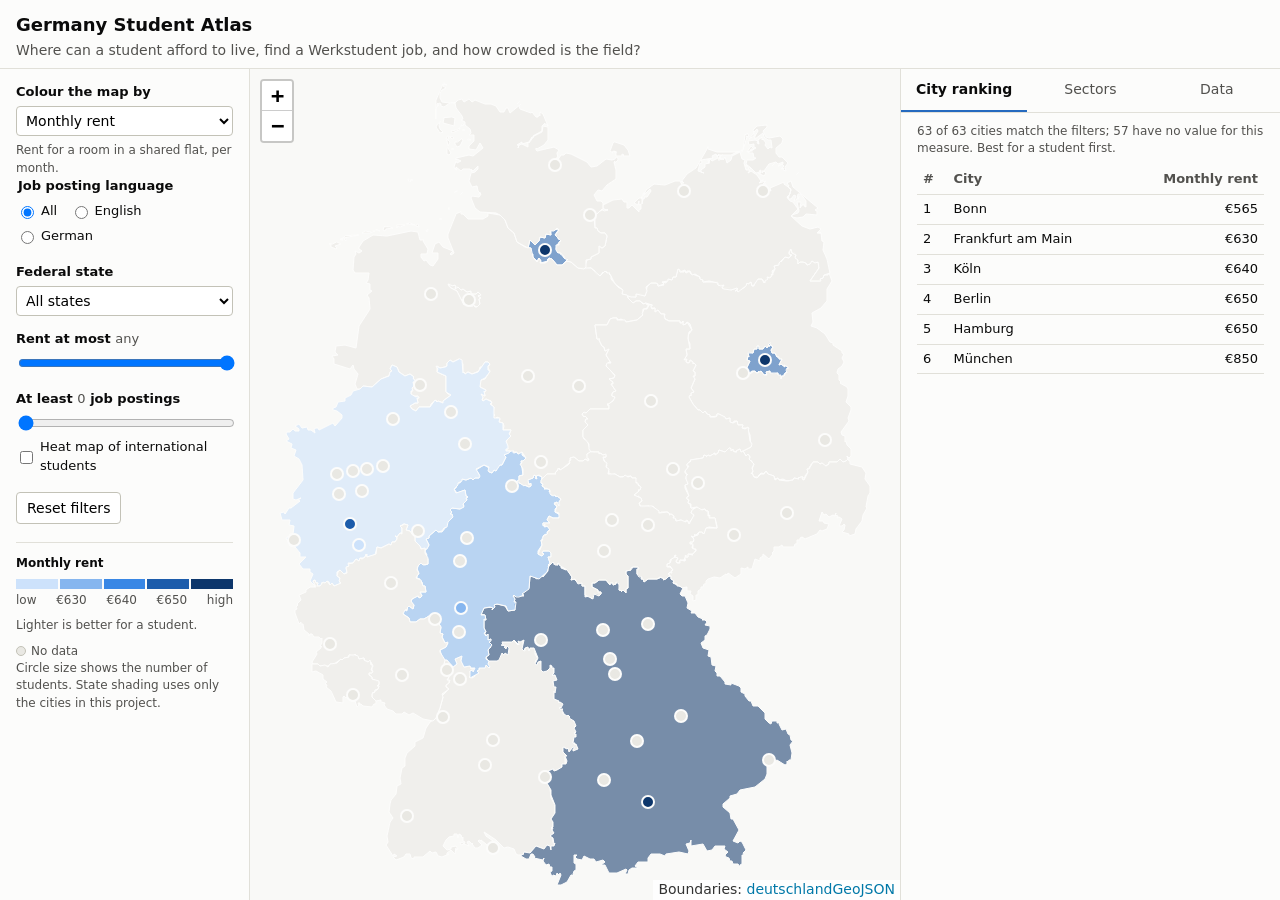
<file: docs/index.html>
<!DOCTYPE html>
<html lang="en">
<head>
<meta charset="utf-8">
<meta name="viewport" content="width=device-width, initial-scale=1">
<title>Germany Student Atlas</title>
<link rel="stylesheet" href="vendor/leaflet.css">
<link rel="stylesheet" href="style.css">
</head>
<body>
<div id="sample-banner" hidden>
  <strong>Preview with synthetic data.</strong> Every number on this page is a random placeholder,
  not a real figure. Run the pipeline (see the README) to replace it.
</div>
<header>
  <h1>Germany Student Atlas</h1>
  <p>Where can a student afford to live, find a Werkstudent job, and how crowded is the field?</p>
</header>
<main>
  <aside id="controls" aria-label="Filters">
    <label for="metric">Colour the map by</label>
    <select id="metric"></select>
    <p id="metric-help" class="help"></p>

    <fieldset>
      <legend>Job posting language</legend>
      <label class="inline"><input type="radio" name="lang" value="all" checked> All</label>
      <label class="inline"><input type="radio" name="lang" value="en"> English</label>
      <label class="inline"><input type="radio" name="lang" value="de"> German</label>
    </fieldset>

    <label for="state">Federal state</label>
    <select id="state"><option value="">All states</option></select>

    <label for="max-rent">Rent at most <output id="max-rent-out"></output></label>
    <input type="range" id="max-rent" step="10">

    <label for="min-jobs">At least <output id="min-jobs-out"></output> job postings</label>
    <input type="range" id="min-jobs" min="0" step="5" value="0">

    <label class="inline"><input type="checkbox" id="heat"> Heat map of international students</label>

    <button id="reset" type="button">Reset filters</button>

    <div id="legend" aria-label="Legend"></div>
  </aside>

  <div id="map" role="application" aria-label="Map of Germany"></div>

  <section id="panel">
    <div class="tabs" role="tablist">
      <button role="tab" aria-selected="true" data-tab="ranking">City ranking</button>
      <button role="tab" aria-selected="false" data-tab="sectors">Sectors</button>
      <button role="tab" aria-selected="false" data-tab="about">Data</button>
    </div>
    <div id="ranking" class="tab"></div>
    <div id="sectors" class="tab" hidden></div>
    <div id="about" class="tab" hidden></div>
  </section>
</main>
<script src="vendor/leaflet.js"></script>
<script src="vendor/leaflet-heat.js"></script>
<script src="app.js"></script>
</body>
</html>
</file>
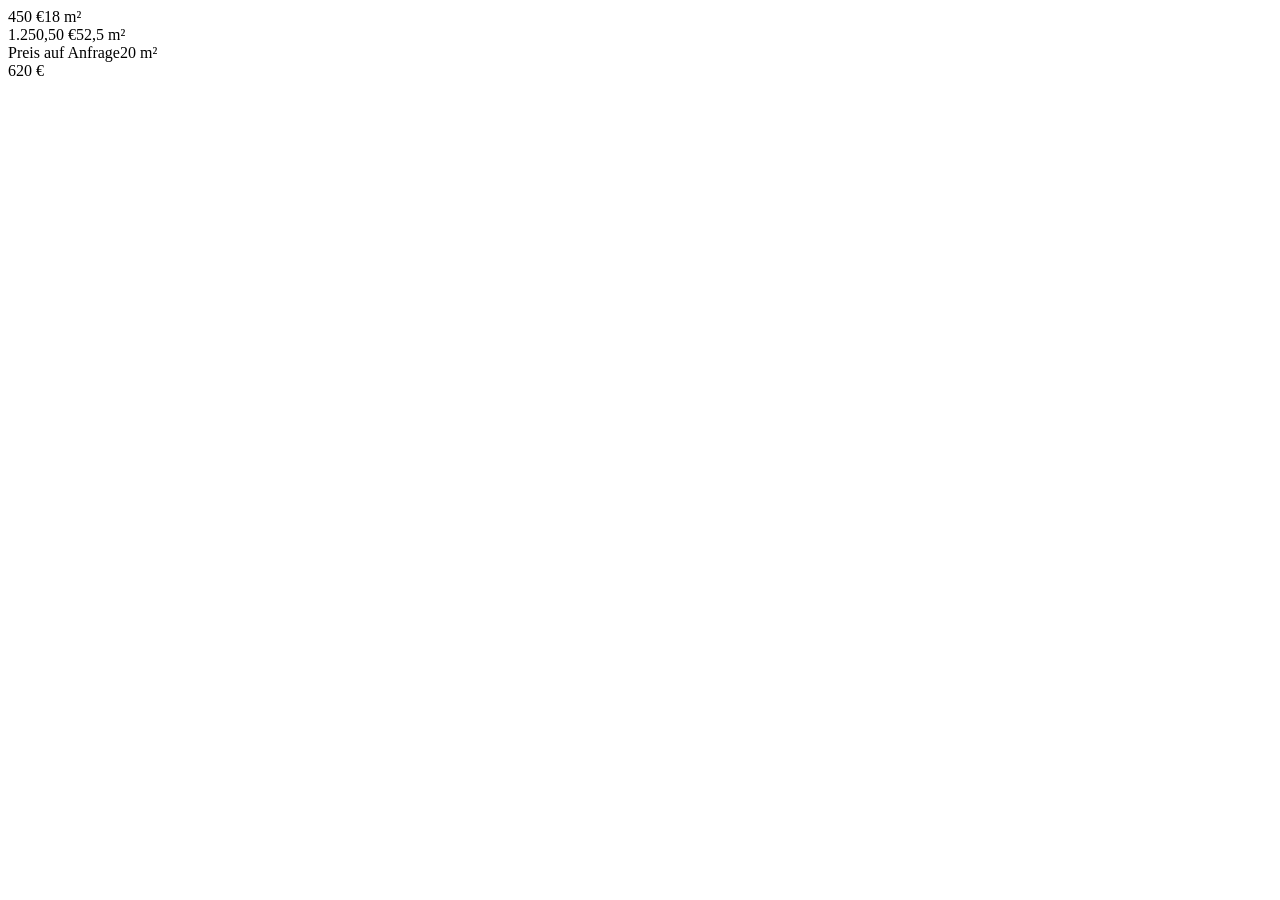
<file: tests/fixtures/listings.html>
<html><body>
<article class="ad"><span class="price">450 €</span><span class="size">18 m²</span></article>
<article class="ad"><span class="price">1.250,50 €</span><span class="size">52,5 m²</span></article>
<article class="ad"><span class="price">Preis auf Anfrage</span><span class="size">20 m²</span></article>
<article class="ad"><span class="price">620 €</span></article>
</body></html>
</file>
<file: docs/vendor/leaflet.css>
/* required styles */

.leaflet-pane,
.leaflet-tile,
.leaflet-marker-icon,
.leaflet-marker-shadow,
.leaflet-tile-container,
.leaflet-pane > svg,
.leaflet-pane > canvas,
.leaflet-zoom-box,
.leaflet-image-layer,
.leaflet-layer {
	position: absolute;
	left: 0;
	top: 0;
	}
.leaflet-container {
	overflow: hidden;
	}
.leaflet-tile,
.leaflet-marker-icon,
.leaflet-marker-shadow {
	-webkit-user-select: none;
	   -moz-user-select: none;
	        user-select: none;
	  -webkit-user-drag: none;
	}
/* Prevents IE11 from highlighting tiles in blue */
.leaflet-tile::selection {
	background: transparent;
}
/* Safari renders non-retina tile on retina better with this, but Chrome is worse */
.leaflet-safari .leaflet-tile {
	image-rendering: -webkit-optimize-contrast;
	}
/* hack that prevents hw layers "stretching" when loading new tiles */
.leaflet-safari .leaflet-tile-container {
	width: 1600px;
	height: 1600px;
	-webkit-transform-origin: 0 0;
	}
.leaflet-marker-icon,
.leaflet-marker-shadow {
	display: block;
	}
/* .leaflet-container svg: reset svg max-width decleration shipped in Joomla! (joomla.org) 3.x */
/* .leaflet-container img: map is broken in FF if you have max-width: 100% on tiles */
.leaflet-container .leaflet-overlay-pane svg {
	max-width: none !important;
	max-height: none !important;
	}
.leaflet-container .leaflet-marker-pane img,
.leaflet-container .leaflet-shadow-pane img,
.leaflet-container .leaflet-tile-pane img,
.leaflet-container img.leaflet-image-layer,
.leaflet-container .leaflet-tile {
	max-width: none !important;
	max-height: none !important;
	width: auto;
	padding: 0;
	}

.leaflet-container img.leaflet-tile {
	/* See: https://bugs.chromium.org/p/chromium/issues/detail?id=600120 */
	mix-blend-mode: plus-lighter;
}

.leaflet-container.leaflet-touch-zoom {
	-ms-touch-action: pan-x pan-y;
	touch-action: pan-x pan-y;
	}
.leaflet-container.leaflet-touch-drag {
	-ms-touch-action: pinch-zoom;
	/* Fallback for FF which doesn't support pinch-zoom */
	touch-action: none;
	touch-action: pinch-zoom;
}
.leaflet-container.leaflet-touch-drag.leaflet-touch-zoom {
	-ms-touch-action: none;
	touch-action: none;
}
.leaflet-container {
	-webkit-tap-highlight-color: transparent;
}
.leaflet-container a {
	-webkit-tap-highlight-color: rgba(51, 181, 229, 0.4);
}
.leaflet-tile {
	filter: inherit;
	visibility: hidden;
	}
.leaflet-tile-loaded {
	visibility: inherit;
	}
.leaflet-zoom-box {
	width: 0;
	height: 0;
	-moz-box-sizing: border-box;
	     box-sizing: border-box;
	z-index: 800;
	}
/* workaround for https://bugzilla.mozilla.org/show_bug.cgi?id=888319 */
.leaflet-overlay-pane svg {
	-moz-user-select: none;
	}

.leaflet-pane         { z-index: 400; }

.leaflet-tile-pane    { z-index: 200; }
.leaflet-overlay-pane { z-index: 400; }
.leaflet-shadow-pane  { z-index: 500; }
.leaflet-marker-pane  { z-index: 600; }
.leaflet-tooltip-pane   { z-index: 650; }
.leaflet-popup-pane   { z-index: 700; }

.leaflet-map-pane canvas { z-index: 100; }
.leaflet-map-pane svg    { z-index: 200; }

.leaflet-vml-shape {
	width: 1px;
	height: 1px;
	}
.lvml {
	behavior: url(#default#VML);
	display: inline-block;
	position: absolute;
	}


/* control positioning */

.leaflet-control {
	position: relative;
	z-index: 800;
	pointer-events: visiblePainted; /* IE 9-10 doesn't have auto */
	pointer-events: auto;
	}
.leaflet-top,
.leaflet-bottom {
	position: absolute;
	z-index: 1000;
	pointer-events: none;
	}
.leaflet-top {
	top: 0;
	}
.leaflet-right {
	right: 0;
	}
.leaflet-bottom {
	bottom: 0;
	}
.leaflet-left {
	left: 0;
	}
.leaflet-control {
	float: left;
	clear: both;
	}
.leaflet-right .leaflet-control {
	float: right;
	}
.leaflet-top .leaflet-control {
	margin-top: 10px;
	}
.leaflet-bottom .leaflet-control {
	margin-bottom: 10px;
	}
.leaflet-left .leaflet-control {
	margin-left: 10px;
	}
.leaflet-right .leaflet-control {
	margin-right: 10px;
	}


/* zoom and fade animations */

.leaflet-fade-anim .leaflet-popup {
	opacity: 0;
	-webkit-transition: opacity 0.2s linear;
	   -moz-transition: opacity 0.2s linear;
	        transition: opacity 0.2s linear;
	}
.leaflet-fade-anim .leaflet-map-pane .leaflet-popup {
	opacity: 1;
	}
.leaflet-zoom-animated {
	-webkit-transform-origin: 0 0;
	    -ms-transform-origin: 0 0;
	        transform-origin: 0 0;
	}
svg.leaflet-zoom-animated {
	will-change: transform;
}

.leaflet-zoom-anim .leaflet-zoom-animated {
	-webkit-transition: -webkit-transform 0.25s cubic-bezier(0,0,0.25,1);
	   -moz-transition:    -moz-transform 0.25s cubic-bezier(0,0,0.25,1);
	        transition:         transform 0.25s cubic-bezier(0,0,0.25,1);
	}
.leaflet-zoom-anim .leaflet-tile,
.leaflet-pan-anim .leaflet-tile {
	-webkit-transition: none;
	   -moz-transition: none;
	        transition: none;
	}

.leaflet-zoom-anim .leaflet-zoom-hide {
	visibility: hidden;
	}


/* cursors */

.leaflet-interactive {
	cursor: pointer;
	}
.leaflet-grab {
	cursor: -webkit-grab;
	cursor:    -moz-grab;
	cursor:         grab;
	}
.leaflet-crosshair,
.leaflet-crosshair .leaflet-interactive {
	cursor: crosshair;
	}
.leaflet-popup-pane,
.leaflet-control {
	cursor: auto;
	}
.leaflet-dragging .leaflet-grab,
.leaflet-dragging .leaflet-grab .leaflet-interactive,
.leaflet-dragging .leaflet-marker-draggable {
	cursor: move;
	cursor: -webkit-grabbing;
	cursor:    -moz-grabbing;
	cursor:         grabbing;
	}

/* marker & overlays interactivity */
.leaflet-marker-icon,
.leaflet-marker-shadow,
.leaflet-image-layer,
.leaflet-pane > svg path,
.leaflet-tile-container {
	pointer-events: none;
	}

.leaflet-marker-icon.leaflet-interactive,
.leaflet-image-layer.leaflet-interactive,
.leaflet-pane > svg path.leaflet-interactive,
svg.leaflet-image-layer.leaflet-interactive path {
	pointer-events: visiblePainted; /* IE 9-10 doesn't have auto */
	pointer-events: auto;
	}

/* visual tweaks */

.leaflet-container {
	background: #ddd;
	outline-offset: 1px;
	}
.leaflet-container a {
	color: #0078A8;
	}
.leaflet-zoom-box {
	border: 2px dotted #38f;
	background: rgba(255,255,255,0.5);
	}


/* general typography */
.leaflet-container {
	font-family: "Helvetica Neue", Arial, Helvetica, sans-serif;
	font-size: 12px;
	font-size: 0.75rem;
	line-height: 1.5;
	}


/* general toolbar styles */

.leaflet-bar {
	box-shadow: 0 1px 5px rgba(0,0,0,0.65);
	border-radius: 4px;
	}
.leaflet-bar a {
	background-color: #fff;
	border-bottom: 1px solid #ccc;
	width: 26px;
	height: 26px;
	line-height: 26px;
	display: block;
	text-align: center;
	text-decoration: none;
	color: black;
	}
.leaflet-bar a,
.leaflet-control-layers-toggle {
	background-position: 50% 50%;
	background-repeat: no-repeat;
	display: block;
	}
.leaflet-bar a:hover,
.leaflet-bar a:focus {
	background-color: #f4f4f4;
	}
.leaflet-bar a:first-child {
	border-top-left-radius: 4px;
	border-top-right-radius: 4px;
	}
.leaflet-bar a:last-child {
	border-bottom-left-radius: 4px;
	border-bottom-right-radius: 4px;
	border-bottom: none;
	}
.leaflet-bar a.leaflet-disabled {
	cursor: default;
	background-color: #f4f4f4;
	color: #bbb;
	}

.leaflet-touch .leaflet-bar a {
	width: 30px;
	height: 30px;
	line-height: 30px;
	}
.leaflet-touch .leaflet-bar a:first-child {
	border-top-left-radius: 2px;
	border-top-right-radius: 2px;
	}
.leaflet-touch .leaflet-bar a:last-child {
	border-bottom-left-radius: 2px;
	border-bottom-right-radius: 2px;
	}

/* zoom control */

.leaflet-control-zoom-in,
.leaflet-control-zoom-out {
	font: bold 18px 'Lucida Console', Monaco, monospace;
	text-indent: 1px;
	}

.leaflet-touch .leaflet-control-zoom-in, .leaflet-touch .leaflet-control-zoom-out  {
	font-size: 22px;
	}


/* layers control */

.leaflet-control-layers {
	box-shadow: 0 1px 5px rgba(0,0,0,0.4);
	background: #fff;
	border-radius: 5px;
	}
.leaflet-control-layers-toggle {
	background-image: url(images/layers.png);
	width: 36px;
	height: 36px;
	}
.leaflet-retina .leaflet-control-layers-toggle {
	background-image: url(images/layers-2x.png);
	background-size: 26px 26px;
	}
.leaflet-touch .leaflet-control-layers-toggle {
	width: 44px;
	height: 44px;
	}
.leaflet-control-layers .leaflet-control-layers-list,
.leaflet-control-layers-expanded .leaflet-control-layers-toggle {
	display: none;
	}
.leaflet-control-layers-expanded .leaflet-control-layers-list {
	display: block;
	position: relative;
	}
.leaflet-control-layers-expanded {
	padding: 6px 10px 6px 6px;
	color: #333;
	background: #fff;
	}
.leaflet-control-layers-scrollbar {
	overflow-y: scroll;
	overflow-x: hidden;
	padding-right: 5px;
	}
.leaflet-control-layers-selector {
	margin-top: 2px;
	position: relative;
	top: 1px;
	}
.leaflet-control-layers label {
	display: block;
	font-size: 13px;
	font-size: 1.08333em;
	}
.leaflet-control-layers-separator {
	height: 0;
	border-top: 1px solid #ddd;
	margin: 5px -10px 5px -6px;
	}

/* Default icon URLs */
.leaflet-default-icon-path { /* used only in path-guessing heuristic, see L.Icon.Default */
	background-image: url(images/marker-icon.png);
	}


/* attribution and scale controls */

.leaflet-container .leaflet-control-attribution {
	background: #fff;
	background: rgba(255, 255, 255, 0.8);
	margin: 0;
	}
.leaflet-control-attribution,
.leaflet-control-scale-line {
	padding: 0 5px;
	color: #333;
	line-height: 1.4;
	}
.leaflet-control-attribution a {
	text-decoration: none;
	}
.leaflet-control-attribution a:hover,
.leaflet-control-attribution a:focus {
	text-decoration: underline;
	}
.leaflet-attribution-flag {
	display: inline !important;
	vertical-align: baseline !important;
	width: 1em;
	height: 0.6669em;
	}
.leaflet-left .leaflet-control-scale {
	margin-left: 5px;
	}
.leaflet-bottom .leaflet-control-scale {
	margin-bottom: 5px;
	}
.leaflet-control-scale-line {
	border: 2px solid #777;
	border-top: none;
	line-height: 1.1;
	padding: 2px 5px 1px;
	white-space: nowrap;
	-moz-box-sizing: border-box;
	     box-sizing: border-box;
	background: rgba(255, 255, 255, 0.8);
	text-shadow: 1px 1px #fff;
	}
.leaflet-control-scale-line:not(:first-child) {
	border-top: 2px solid #777;
	border-bottom: none;
	margin-top: -2px;
	}
.leaflet-control-scale-line:not(:first-child):not(:last-child) {
	border-bottom: 2px solid #777;
	}

.leaflet-touch .leaflet-control-attribution,
.leaflet-touch .leaflet-control-layers,
.leaflet-touch .leaflet-bar {
	box-shadow: none;
	}
.leaflet-touch .leaflet-control-layers,
.leaflet-touch .leaflet-bar {
	border: 2px solid rgba(0,0,0,0.2);
	background-clip: padding-box;
	}


/* popup */

.leaflet-popup {
	position: absolute;
	text-align: center;
	margin-bottom: 20px;
	}
.leaflet-popup-content-wrapper {
	padding: 1px;
	text-align: left;
	border-radius: 12px;
	}
.leaflet-popup-content {
	margin: 13px 24px 13px 20px;
	line-height: 1.3;
	font-size: 13px;
	font-size: 1.08333em;
	min-height: 1px;
	}
.leaflet-popup-content p {
	margin: 17px 0;
	margin: 1.3em 0;
	}
.leaflet-popup-tip-container {
	width: 40px;
	height: 20px;
	position: absolute;
	left: 50%;
	margin-top: -1px;
	margin-left: -20px;
	overflow: hidden;
	pointer-events: none;
	}
.leaflet-popup-tip {
	width: 17px;
	height: 17px;
	padding: 1px;

	margin: -10px auto 0;
	pointer-events: auto;

	-webkit-transform: rotate(45deg);
	   -moz-transform: rotate(45deg);
	    -ms-transform: rotate(45deg);
	        transform: rotate(45deg);
	}
.leaflet-popup-content-wrapper,
.leaflet-popup-tip {
	background: white;
	color: #333;
	box-shadow: 0 3px 14px rgba(0,0,0,0.4);
	}
.leaflet-container a.leaflet-popup-close-button {
	position: absolute;
	top: 0;
	right: 0;
	border: none;
	text-align: center;
	width: 24px;
	height: 24px;
	font: 16px/24px Tahoma, Verdana, sans-serif;
	color: #757575;
	text-decoration: none;
	background: transparent;
	}
.leaflet-container a.leaflet-popup-close-button:hover,
.leaflet-container a.leaflet-popup-close-button:focus {
	color: #585858;
	}
.leaflet-popup-scrolled {
	overflow: auto;
	}

.leaflet-oldie .leaflet-popup-content-wrapper {
	-ms-zoom: 1;
	}
.leaflet-oldie .leaflet-popup-tip {
	width: 24px;
	margin: 0 auto;

	-ms-filter: "progid:DXImageTransform.Microsoft.Matrix(M11=0.70710678, M12=0.70710678, M21=-0.70710678, M22=0.70710678)";
	filter: progid:DXImageTransform.Microsoft.Matrix(M11=0.70710678, M12=0.70710678, M21=-0.70710678, M22=0.70710678);
	}

.leaflet-oldie .leaflet-control-zoom,
.leaflet-oldie .leaflet-control-layers,
.leaflet-oldie .leaflet-popup-content-wrapper,
.leaflet-oldie .leaflet-popup-tip {
	border: 1px solid #999;
	}


/* div icon */

.leaflet-div-icon {
	background: #fff;
	border: 1px solid #666;
	}


/* Tooltip */
/* Base styles for the element that has a tooltip */
.leaflet-tooltip {
	position: absolute;
	padding: 6px;
	background-color: #fff;
	border: 1px solid #fff;
	border-radius: 3px;
	color: #222;
	white-space: nowrap;
	-webkit-user-select: none;
	-moz-user-select: none;
	-ms-user-select: none;
	user-select: none;
	pointer-events: none;
	box-shadow: 0 1px 3px rgba(0,0,0,0.4);
	}
.leaflet-tooltip.leaflet-interactive {
	cursor: pointer;
	pointer-events: auto;
	}
.leaflet-tooltip-top:before,
.leaflet-tooltip-bottom:before,
.leaflet-tooltip-left:before,
.leaflet-tooltip-right:before {
	position: absolute;
	pointer-events: none;
	border: 6px solid transparent;
	background: transparent;
	content: "";
	}

/* Directions */

.leaflet-tooltip-bottom {
	margin-top: 6px;
}
.leaflet-tooltip-top {
	margin-top: -6px;
}
.leaflet-tooltip-bottom:before,
.leaflet-tooltip-top:before {
	left: 50%;
	margin-left: -6px;
	}
.leaflet-tooltip-top:before {
	bottom: 0;
	margin-bottom: -12px;
	border-top-color: #fff;
	}
.leaflet-tooltip-bottom:before {
	top: 0;
	margin-top: -12px;
	margin-left: -6px;
	border-bottom-color: #fff;
	}
.leaflet-tooltip-left {
	margin-left: -6px;
}
.leaflet-tooltip-right {
	margin-left: 6px;
}
.leaflet-tooltip-left:before,
.leaflet-tooltip-right:before {
	top: 50%;
	margin-top: -6px;
	}
.leaflet-tooltip-left:before {
	right: 0;
	margin-right: -12px;
	border-left-color: #fff;
	}
.leaflet-tooltip-right:before {
	left: 0;
	margin-left: -12px;
	border-right-color: #fff;
	}

/* Printing */

@media print {
	/* Prevent printers from removing background-images of controls. */
	.leaflet-control {
		-webkit-print-color-adjust: exact;
		print-color-adjust: exact;
		}
	}
</file>
<file: docs/style.css>
:root {
  --page: #f9f9f7; --surface: #fcfcfb; --ink: #0b0b0b; --ink-2: #52514e; --muted: #898781;
  --line: #e1e0d9; --axis: #c3c2b7; --accent: #256abf; --nodata: #e9e8e3;
}
* { box-sizing: border-box; }
html, body { height: 100%; margin: 0; }
body { font: 14px/1.45 system-ui, -apple-system, "Segoe UI", Roboto, sans-serif;
  color: var(--ink); background: var(--page); display: flex; flex-direction: column; }
#sample-banner { background: #fab219; color: #0b0b0b; padding: 8px 16px; font-size: 13px; }
header { padding: 12px 16px 8px; border-bottom: 1px solid var(--line); background: var(--surface); }
header h1 { font-size: 18px; margin: 0; }
header p { margin: 2px 0 0; color: var(--ink-2); }
main { flex: 1; min-height: 0; display: grid; grid-template-columns: 250px minmax(0, 1fr) 380px; }
aside, #panel { background: var(--surface); overflow-y: auto; padding: 14px 16px; }
aside { border-right: 1px solid var(--line); }
#panel { border-left: 1px solid var(--line); padding: 0; display: flex; flex-direction: column; }
#map { background: var(--page); min-height: 420px; }

aside label, fieldset legend { display: block; font-weight: 600; margin: 14px 0 4px; font-size: 13px; }
aside label:first-child { margin-top: 0; }
aside label.inline { display: inline-flex; gap: 4px; align-items: center; font-weight: 400;
  margin: 2px 8px 2px 0; }
aside select, aside input[type=range] { width: 100%; }
aside select { padding: 5px; border: 1px solid var(--axis); border-radius: 4px; background: #fff;
  font: inherit; }
fieldset { border: 0; padding: 0; margin: 0; }
output { font-weight: 400; color: var(--ink-2); }
.help { color: var(--ink-2); font-size: 12px; margin: 6px 0 0; }
button { font: inherit; cursor: pointer; }
#reset { margin-top: 14px; padding: 5px 10px; border: 1px solid var(--axis); border-radius: 4px;
  background: #fff; }

#legend { margin-top: 18px; border-top: 1px solid var(--line); padding-top: 12px; font-size: 12px; }
#legend h2 { font-size: 12px; margin: 0 0 6px; }
.swatches { display: flex; gap: 2px; }
.swatches span { flex: 1; height: 10px; }
.ticks { display: flex; justify-content: space-between; color: var(--ink-2); margin-top: 3px; }
.legend-note { color: var(--ink-2); margin: 8px 0 0; }
.dot { display: inline-block; width: 10px; height: 10px; border-radius: 50%;
  vertical-align: middle; margin-right: 5px; }

.tabs { display: flex; border-bottom: 1px solid var(--line); }
.tabs button { flex: 1; padding: 10px 4px; border: 0; background: none; color: var(--ink-2);
  border-bottom: 2px solid transparent; }
.tabs button[aria-selected=true] { color: var(--ink); font-weight: 600;
  border-bottom-color: var(--accent); }
.tab { overflow-y: auto; padding: 10px 16px 16px; flex: 1; }
table { border-collapse: collapse; width: 100%; font-size: 13px; }
th, td { text-align: right; padding: 5px 6px; border-bottom: 1px solid var(--line);
  font-variant-numeric: tabular-nums; white-space: nowrap; }
th:first-child, td:first-child, th.text, td.text { text-align: left; white-space: normal; }
th { color: var(--ink-2); font-weight: 600; position: sticky; top: -10px; background: var(--surface); }
tbody tr.clickable { cursor: pointer; }
tbody tr.clickable:hover { background: #eef4fc; }
.count { color: var(--ink-2); margin: 0 0 8px; font-size: 12px; }
.empty { color: var(--ink-2); padding: 16px 0; }
h2.group { font-size: 13px; margin: 16px 0 4px; display: flex; align-items: center; gap: 6px; }
h2.group:first-child { margin-top: 4px; }
.chip { display: inline-block; padding: 1px 7px; border-radius: 9px; font-size: 11px;
  border: 1px solid var(--axis); color: var(--ink-2); }
.chip.sample, .chip.error { border-color: #d03b3b; color: #a32626; }
.chip.live, .chip.manual { border-color: #0ca30c; color: #006300; }
#about dt { font-weight: 600; margin-top: 10px; }
#about dd { margin: 2px 0 0; color: var(--ink-2); }

.leaflet-container { font: inherit; background: var(--page); }
.leaflet-tooltip { font-size: 12px; }
.leaflet-popup-content { margin: 10px 12px; font-size: 13px; min-width: 200px; }
.leaflet-popup-content h3 { margin: 0 0 6px; font-size: 14px; }
.leaflet-popup-content table { font-size: 12px; }
.leaflet-popup-content td { border: 0; padding: 1px 0 1px 10px; }
.leaflet-popup-content td:first-child { padding-left: 0; color: var(--ink-2); }

@media (max-width: 1000px) {
  body { height: auto; }
  main { grid-template-columns: 1fr; }
  aside, #panel { border: 0; border-bottom: 1px solid var(--line); }
  #map { height: 70vh; }
  .tab { max-height: 60vh; }
}
</file>
